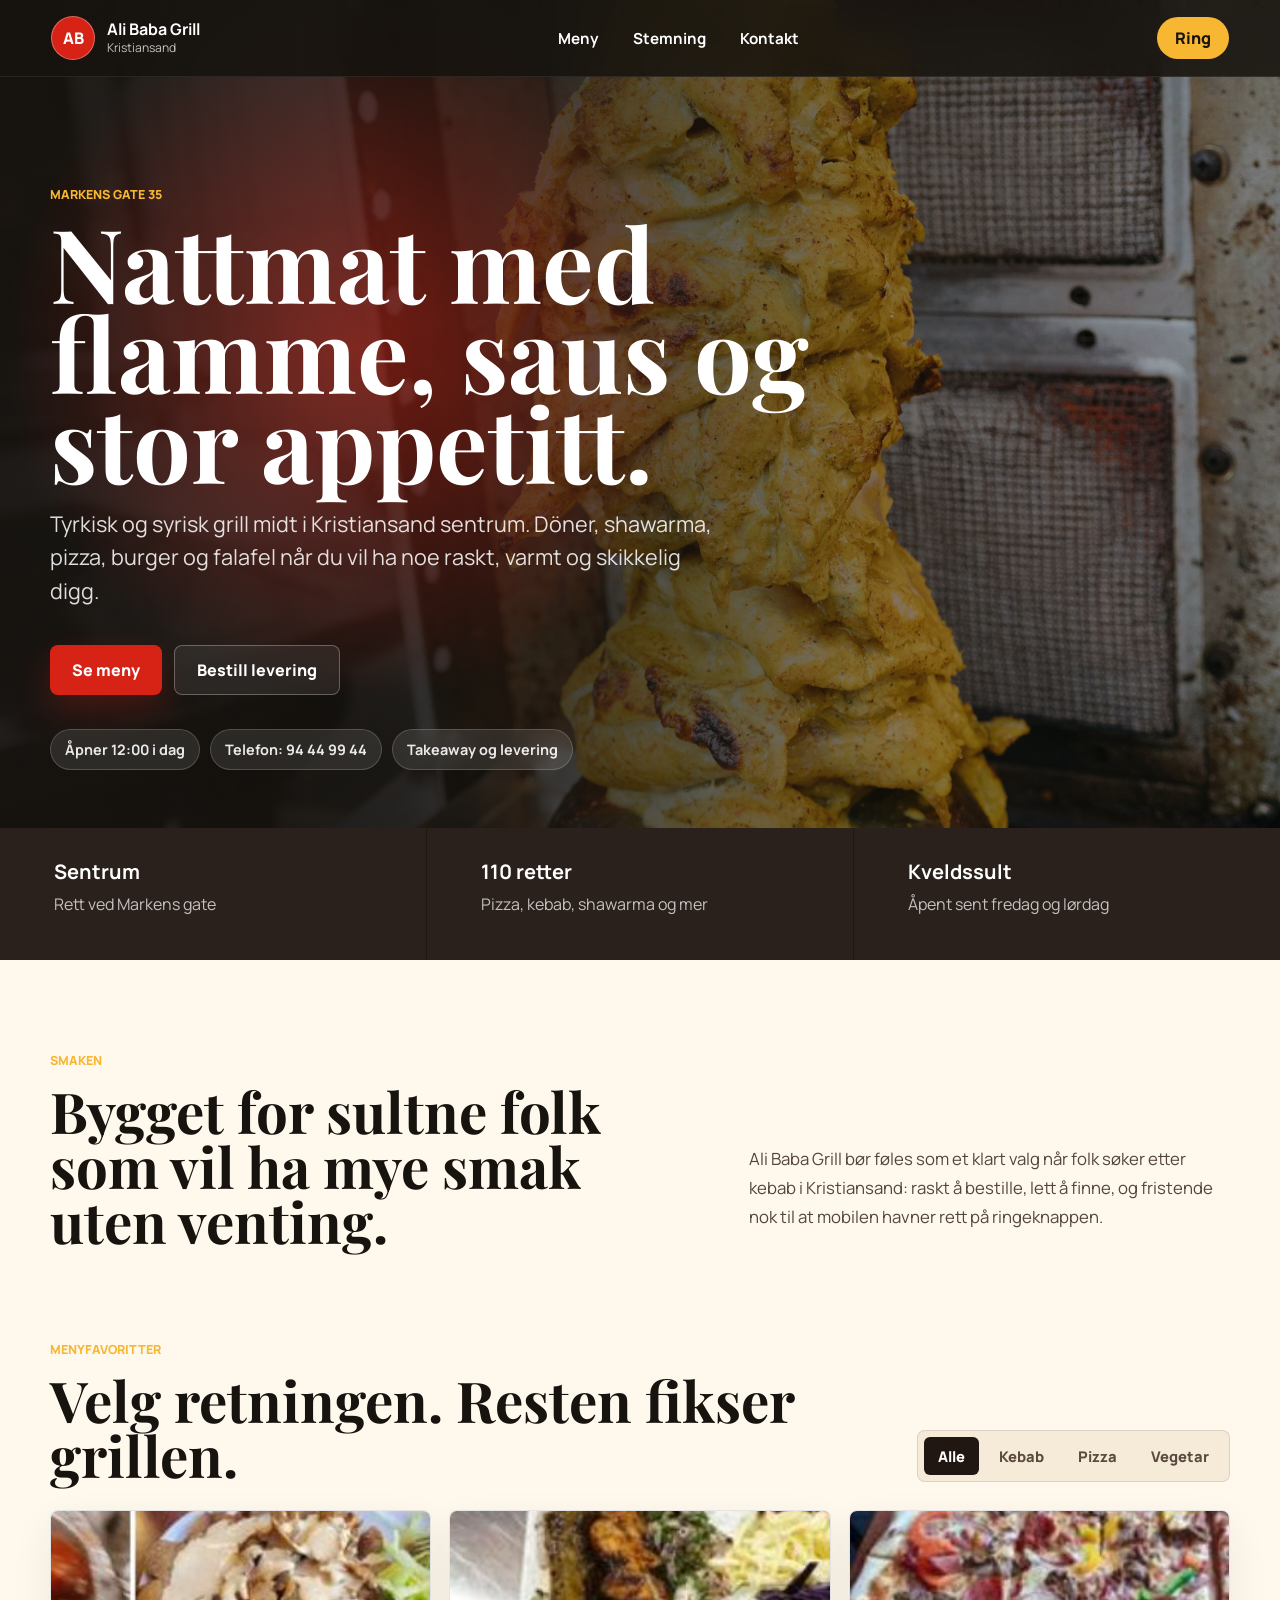
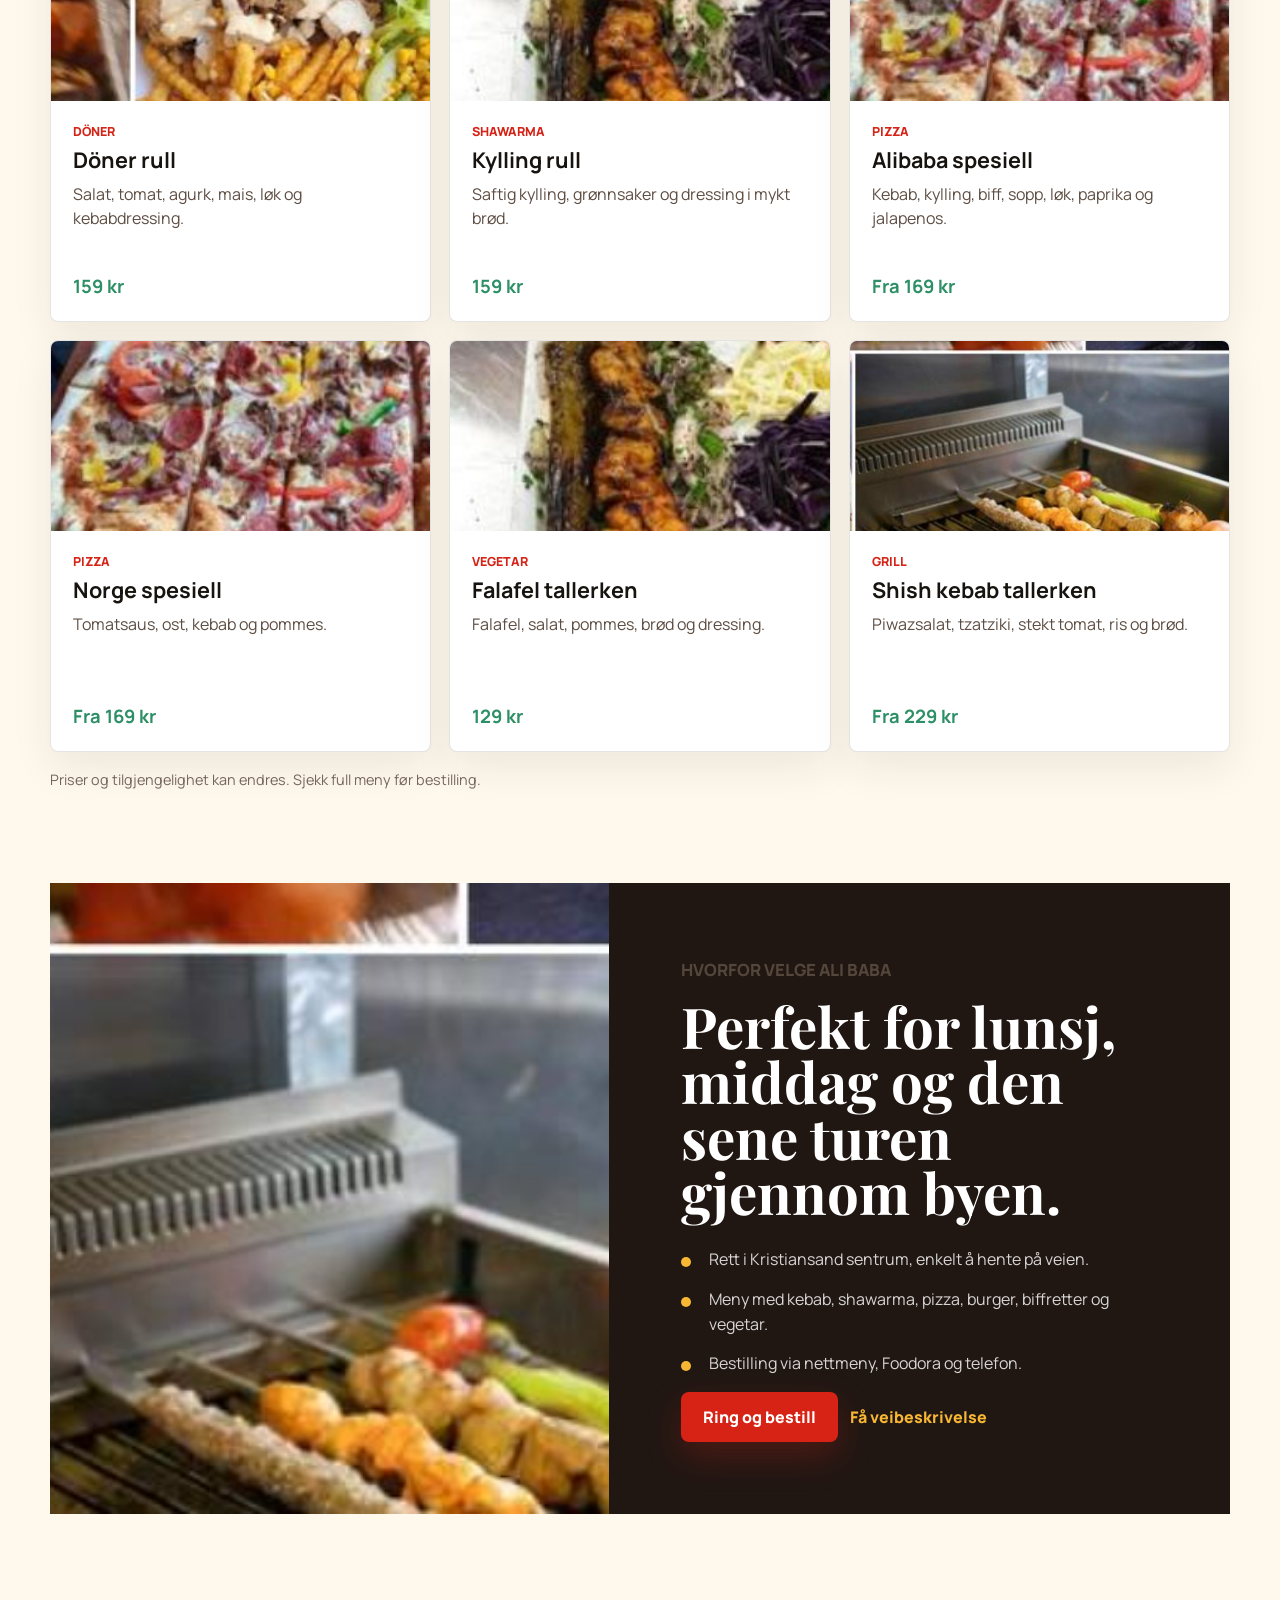
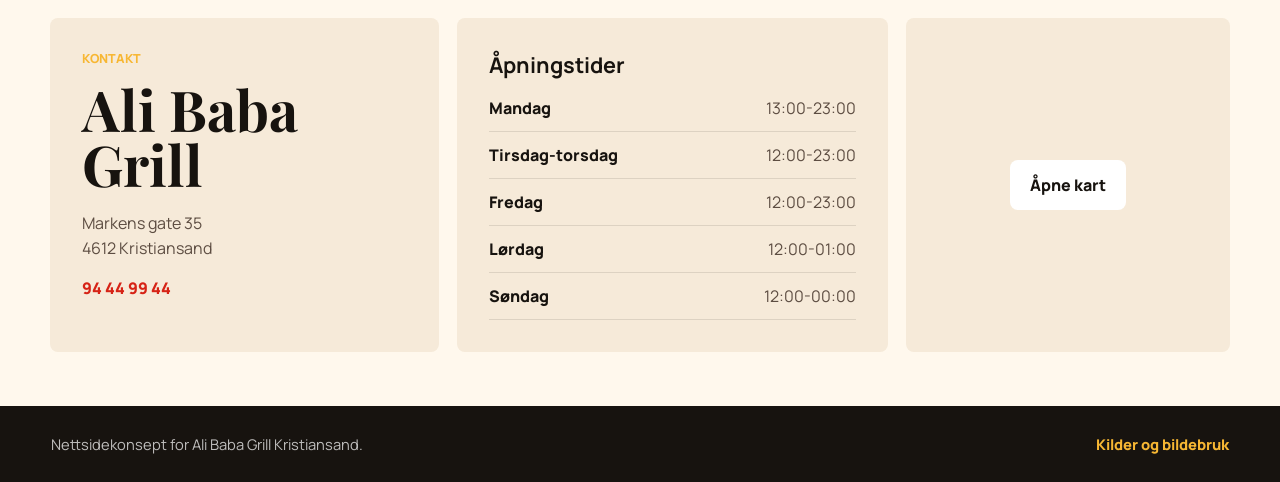
<file: index.html>
<!doctype html>
<html lang="no">
  <head>
    <meta charset="utf-8" />
    <meta name="viewport" content="width=device-width, initial-scale=1" />
    <title>Ali Baba Grill Kristiansand | Kebab, shawarma og pizza i Markens gate</title>
    <meta
      name="description"
      content="Ali Baba Grill i Markens gate 35 serverer kebab, shawarma, pizza, burger og falafel midt i Kristiansand sentrum."
    />
    <link rel="preconnect" href="https://fonts.googleapis.com" />
    <link rel="preconnect" href="https://fonts.gstatic.com" crossorigin />
    <link
      href="https://fonts.googleapis.com/css2?family=Manrope:wght@400;500;700;800&family=Playfair+Display:wght@700;800&display=swap"
      rel="stylesheet"
    />
    <link rel="stylesheet" href="./styles.css" />
  </head>
  <body>
    <header class="site-header">
      <a class="brand" href="#top" aria-label="Ali Baba Grill">
        <span class="brand-mark">AB</span>
        <span>
          <strong>Ali Baba Grill</strong>
          <small>Kristiansand</small>
        </span>
      </a>
      <nav aria-label="Hovedmeny">
        <a href="#meny">Meny</a>
        <a href="#stemning">Stemning</a>
        <a href="#kontakt">Kontakt</a>
      </nav>
      <a class="header-action" href="tel:+4794449944">Ring</a>
    </header>

    <main id="top">
      <section class="hero" aria-label="Ali Baba Grill">
        <div class="hero-media" aria-hidden="true"></div>
        <div class="hero-overlay"></div>
        <div class="hero-content">
          <p class="eyebrow">Markens gate 35</p>
          <h1>Nattmat med flamme, saus og stor appetitt.</h1>
          <p class="hero-copy">
            Tyrkisk og syrisk grill midt i Kristiansand sentrum. Döner, shawarma, pizza,
            burger og falafel når du vil ha noe raskt, varmt og skikkelig digg.
          </p>
          <div class="hero-actions">
            <a class="button button-primary" href="https://semeny.no/sted/alibaba" target="_blank" rel="noopener">Se meny</a>
            <a class="button button-ghost" href="https://www.foodora.no/restaurant/lvao/ali-baba-kristiansand" target="_blank" rel="noopener">Bestill levering</a>
          </div>
          <div class="status-strip" aria-live="polite">
            <span id="open-status">Sjekker åpningstid...</span>
            <span>Telefon: 94 44 99 44</span>
            <span>Takeaway og levering</span>
          </div>
        </div>
      </section>

      <section class="quick-info" aria-label="Nøkkelinformasjon">
        <div>
          <strong>Sentrum</strong>
          <span>Rett ved Markens gate</span>
        </div>
        <div>
          <strong>110 retter</strong>
          <span>Pizza, kebab, shawarma og mer</span>
        </div>
        <div>
          <strong>Kveldssult</strong>
          <span>Åpent sent fredag og lørdag</span>
        </div>
      </section>

      <section class="section intro">
        <div class="section-kicker">Smaken</div>
        <div class="intro-grid">
          <h2>Bygget for sultne folk som vil ha mye smak uten venting.</h2>
          <p>
            Ali Baba Grill bør føles som et klart valg når folk søker etter kebab i
            Kristiansand: raskt å bestille, lett å finne, og fristende nok til at mobilen
            havner rett på ringeknappen.
          </p>
        </div>
      </section>

      <section class="menu-section" id="meny">
        <div class="section-heading">
          <div>
            <p class="section-kicker">Menyfavoritter</p>
            <h2>Velg retningen. Resten fikser grillen.</h2>
          </div>
          <div class="menu-tabs" role="tablist" aria-label="Menyfilter">
            <button class="tab active" data-filter="alle" type="button">Alle</button>
            <button class="tab" data-filter="kebab" type="button">Kebab</button>
            <button class="tab" data-filter="pizza" type="button">Pizza</button>
            <button class="tab" data-filter="vegetar" type="button">Vegetar</button>
          </div>
        </div>

        <div class="menu-grid">
          <article class="menu-card" data-category="kebab">
            <img src="./assets/shawarma-plate.jpg" alt="Shawarmatallerken fra Ali Baba Grill" />
            <div>
              <p>Döner</p>
              <h3>Döner rull</h3>
              <span>Salat, tomat, agurk, mais, løk og kebabdressing.</span>
            </div>
            <strong>159 kr</strong>
          </article>
          <article class="menu-card" data-category="kebab">
            <img src="./assets/skewer-plate.jpg" alt="Grillspyd og tilbehør fra Ali Baba Grill" />
            <div>
              <p>Shawarma</p>
              <h3>Kylling rull</h3>
              <span>Saftig kylling, grønnsaker og dressing i mykt brød.</span>
            </div>
            <strong>159 kr</strong>
          </article>
          <article class="menu-card" data-category="pizza">
            <img src="./assets/pizza-closeup.jpg" alt="Pizza hos Ali Baba Grill" />
            <div>
              <p>Pizza</p>
              <h3>Alibaba spesiell</h3>
              <span>Kebab, kylling, biff, sopp, løk, paprika og jalapenos.</span>
            </div>
            <strong>Fra 169 kr</strong>
          </article>
          <article class="menu-card" data-category="pizza">
            <img src="./assets/pizza-closeup.jpg" alt="Pizza fra Ali Baba Grill" />
            <div>
              <p>Pizza</p>
              <h3>Norge spesiell</h3>
              <span>Tomatsaus, ost, kebab og pommes.</span>
            </div>
            <strong>Fra 169 kr</strong>
          </article>
          <article class="menu-card" data-category="vegetar">
            <img src="./assets/skewer-plate.jpg" alt="Grilltilbehør hos Ali Baba Grill" />
            <div>
              <p>Vegetar</p>
              <h3>Falafel tallerken</h3>
              <span>Falafel, salat, pommes, brød og dressing.</span>
            </div>
            <strong>129 kr</strong>
          </article>
          <article class="menu-card" data-category="kebab">
            <img src="./assets/hero-grill.jpg" alt="Shish kebab på grill" />
            <div>
              <p>Grill</p>
              <h3>Shish kebab tallerken</h3>
              <span>Piwazsalat, tzatziki, stekt tomat, ris og brød.</span>
            </div>
            <strong>Fra 229 kr</strong>
          </article>
        </div>
        <p class="price-note">Priser og tilgjengelighet kan endres. Sjekk full meny før bestilling.</p>
      </section>

      <section class="split-section" id="stemning">
        <div class="photo-panel">
          <img src="./assets/hero-grill.jpg" alt="Grillspyd på grill hos Ali Baba Grill" />
        </div>
        <div class="story-panel">
          <p class="section-kicker">Hvorfor velge Ali Baba</p>
          <h2>Perfekt for lunsj, middag og den sene turen gjennom byen.</h2>
          <ul class="check-list">
            <li>Rett i Kristiansand sentrum, enkelt å hente på veien.</li>
            <li>Meny med kebab, shawarma, pizza, burger, biffretter og vegetar.</li>
            <li>Bestilling via nettmeny, Foodora og telefon.</li>
          </ul>
          <div class="story-actions">
            <a class="button button-primary" href="tel:+4794449944">Ring og bestill</a>
            <a class="text-link" href="https://www.google.com/maps/search/?api=1&query=Ali%20Baba%20Grill%20Markens%20gate%2035%20Kristiansand" target="_blank" rel="noopener">Få veibeskrivelse</a>
          </div>
        </div>
      </section>

      <section class="hours-band" id="kontakt">
        <div>
          <p class="section-kicker">Kontakt</p>
          <h2>Ali Baba Grill</h2>
          <address>
            Markens gate 35<br />
            4612 Kristiansand
          </address>
          <a href="tel:+4794449944">94 44 99 44</a>
        </div>
        <div class="hours-card" aria-label="Åpningstider">
          <h3>Åpningstider</h3>
          <dl>
            <div><dt>Mandag</dt><dd>13:00-23:00</dd></div>
            <div><dt>Tirsdag-torsdag</dt><dd>12:00-23:00</dd></div>
            <div><dt>Fredag</dt><dd>12:00-23:00</dd></div>
            <div><dt>Lørdag</dt><dd>12:00-01:00</dd></div>
            <div><dt>Søndag</dt><dd>12:00-00:00</dd></div>
          </dl>
        </div>
        <div class="map-card">
          <a href="https://www.google.com/maps/search/?api=1&query=Ali%20Baba%20Grill%20Markens%20gate%2035%20Kristiansand" target="_blank" rel="noopener">
            Åpne kart
          </a>
        </div>
      </section>
    </main>

    <footer class="site-footer">
      <span>Nettsidekonsept for Ali Baba Grill Kristiansand.</span>
      <a href="./sources.html">Kilder og bildebruk</a>
    </footer>

    <script src="./script.js"></script>
  </body>
</html>
</file>
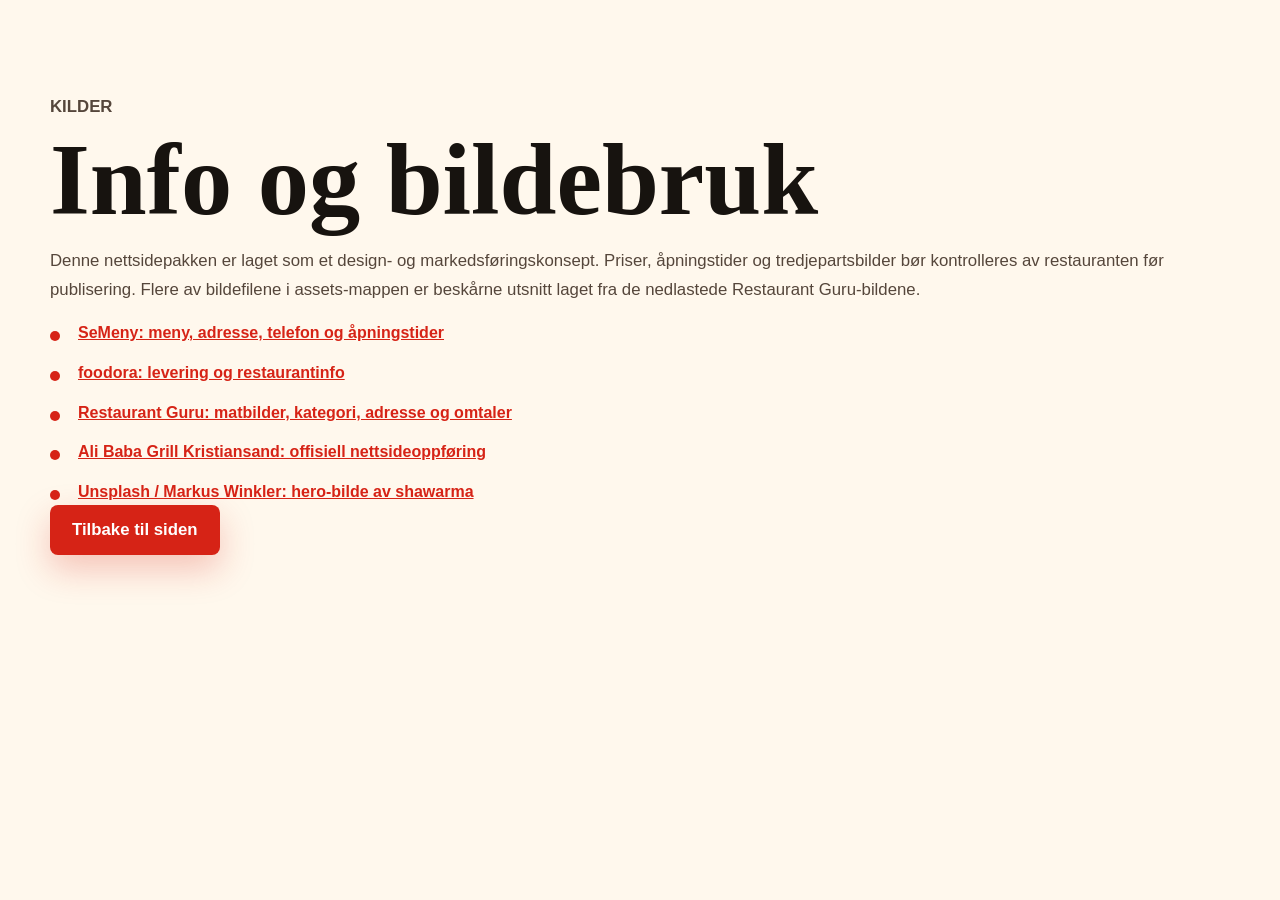
<file: sources.html>
<!doctype html>
<html lang="no">
  <head>
    <meta charset="utf-8" />
    <meta name="viewport" content="width=device-width, initial-scale=1" />
    <title>Kilder | Ali Baba Grill konsept</title>
    <link rel="stylesheet" href="./styles.css" />
  </head>
  <body class="source-page">
    <main class="section intro">
      <p class="section-kicker">Kilder</p>
      <h1>Info og bildebruk</h1>
      <p>
        Denne nettsidepakken er laget som et design- og markedsføringskonsept. Priser,
        åpningstider og tredjepartsbilder bør kontrolleres av restauranten før publisering.
        Flere av bildefilene i assets-mappen er beskårne utsnitt laget fra de nedlastede
        Restaurant Guru-bildene.
      </p>
      <ul class="check-list source-list">
        <li><a href="https://semeny.no/sted/alibaba">SeMeny: meny, adresse, telefon og åpningstider</a></li>
        <li><a href="https://www.foodora.no/restaurant/lvao/ali-baba-kristiansand">foodora: levering og restaurantinfo</a></li>
        <li><a href="https://restaurantguru.com/Ali-Baba-Grill-Kristiansand">Restaurant Guru: matbilder, kategori, adresse og omtaler</a></li>
        <li><a href="https://www.alibabagrillkristiansand.com/">Ali Baba Grill Kristiansand: offisiell nettsideoppføring</a></li>
        <li><a href="https://unsplash.com/photos/chicken-shawarma-roasting-on-a-vertical-spit-kYi1eN--guM">Unsplash / Markus Winkler: hero-bilde av shawarma</a></li>
      </ul>
      <p><a class="button button-primary" href="./index.html">Tilbake til siden</a></p>
    </main>
  </body>
</html>
</file>
<file: styles.css>
:root {
  --ink: #17130f;
  --night: #201713;
  --charcoal: #2a211c;
  --paper: #fff8ed;
  --cream: #f6ead9;
  --smoke: #efe1cd;
  --chili: #d62316;
  --tomato: #f14a2f;
  --saffron: #f7b733;
  --mint: #2c8f65;
  --white: #ffffff;
  --shadow: 0 24px 70px rgba(23, 19, 15, 0.18);
}

* {
  box-sizing: border-box;
}

html {
  scroll-behavior: smooth;
}

body {
  margin: 0;
  background: var(--paper);
  color: var(--ink);
  font-family: "Manrope", Arial, sans-serif;
}

img {
  display: block;
  max-width: 100%;
}

a {
  color: inherit;
}

.site-header {
  position: fixed;
  top: 0;
  left: 0;
  right: 0;
  z-index: 20;
  display: flex;
  align-items: center;
  justify-content: space-between;
  gap: 18px;
  padding: 16px clamp(18px, 4vw, 56px);
  color: var(--white);
  border-bottom: 1px solid rgba(255, 255, 255, 0.08);
  background: rgba(23, 19, 15, 0.86);
  backdrop-filter: blur(18px);
}

.brand {
  display: inline-flex;
  align-items: center;
  gap: 12px;
  text-decoration: none;
}

.brand-mark {
  display: grid;
  width: 44px;
  height: 44px;
  place-items: center;
  border: 1px solid rgba(255, 255, 255, 0.32);
  border-radius: 50%;
  background: var(--chili);
  color: var(--white);
  font-weight: 800;
}

.brand strong,
.brand small {
  display: block;
  line-height: 1.05;
}

.brand small {
  color: rgba(255, 255, 255, 0.74);
  font-size: 0.76rem;
  margin-top: 4px;
}

nav {
  display: flex;
  align-items: center;
  gap: clamp(14px, 3vw, 34px);
  font-weight: 700;
  font-size: 0.95rem;
}

nav a,
.header-action {
  text-decoration: none;
}

.header-action {
  display: inline-flex;
  align-items: center;
  justify-content: center;
  min-height: 42px;
  padding: 0 18px;
  border-radius: 999px;
  background: var(--saffron);
  color: var(--ink);
  font-weight: 800;
}

.hero {
  position: relative;
  min-height: 92vh;
  overflow: hidden;
  color: var(--white);
}

.hero-media {
  position: absolute;
  inset: 0;
  background-image: url("./assets/hero-shawarma-unsplash.jpg");
  background-size: cover;
  background-position: center;
  transform: scale(1.04);
}

.hero-overlay {
  position: absolute;
  inset: 0;
  background:
    radial-gradient(circle at 28% 42%, rgba(214, 35, 22, 0.48), transparent 34%),
    linear-gradient(90deg, rgba(23, 19, 15, 0.95), rgba(23, 19, 15, 0.76) 45%, rgba(23, 19, 15, 0.2));
}

.hero-content {
  position: relative;
  z-index: 1;
  display: grid;
  align-content: end;
  width: min(1180px, calc(100% - 36px));
  min-height: 92vh;
  margin: 0 auto;
  padding: 128px 0 58px;
}

.eyebrow,
.section-kicker {
  margin: 0 0 14px;
  color: var(--saffron);
  font-size: 0.78rem;
  font-weight: 800;
  letter-spacing: 0;
  text-transform: uppercase;
}

h1,
h2,
h3,
p {
  margin-top: 0;
}

h1,
h2 {
  font-family: "Playfair Display", Georgia, serif;
  letter-spacing: 0;
}

h1 {
  max-width: 790px;
  margin-bottom: 20px;
  font-size: clamp(3.2rem, 8vw, 7.2rem);
  line-height: 0.88;
}

.hero-copy {
  max-width: 680px;
  color: rgba(255, 255, 255, 0.86);
  font-size: clamp(1.05rem, 2vw, 1.35rem);
  line-height: 1.55;
}

.hero-actions,
.story-actions {
  display: flex;
  flex-wrap: wrap;
  gap: 12px;
  margin-top: 16px;
}

.button {
  display: inline-flex;
  align-items: center;
  justify-content: center;
  min-height: 50px;
  padding: 0 22px;
  border-radius: 8px;
  font-weight: 800;
  text-decoration: none;
}

.button-primary {
  background: var(--chili);
  color: var(--white);
  box-shadow: 0 14px 34px rgba(214, 35, 22, 0.25);
}

.button-ghost {
  border: 1px solid rgba(255, 255, 255, 0.28);
  background: rgba(255, 255, 255, 0.08);
  color: var(--white);
  backdrop-filter: blur(16px);
}

.status-strip {
  display: flex;
  flex-wrap: wrap;
  gap: 10px;
  margin-top: 34px;
}

.status-strip span {
  padding: 10px 14px;
  border: 1px solid rgba(255, 255, 255, 0.18);
  border-radius: 999px;
  background: rgba(255, 255, 255, 0.1);
  color: rgba(255, 255, 255, 0.9);
  font-size: 0.9rem;
  font-weight: 700;
  backdrop-filter: blur(14px);
}

.quick-info {
  display: grid;
  grid-template-columns: repeat(3, 1fr);
  gap: 1px;
  background: var(--night);
  color: var(--white);
}

.quick-info div {
  min-height: 132px;
  padding: 30px clamp(20px, 5vw, 54px);
  background: var(--charcoal);
}

.quick-info strong,
.quick-info span {
  display: block;
}

.quick-info strong {
  margin-bottom: 8px;
  font-size: 1.25rem;
}

.quick-info span {
  color: rgba(255, 255, 255, 0.72);
}

.section,
.menu-section,
.split-section,
.hours-band {
  width: min(1180px, calc(100% - 36px));
  margin: 0 auto;
}

.intro {
  padding: 92px 0 50px;
}

.intro-grid {
  display: grid;
  grid-template-columns: minmax(0, 0.95fr) minmax(280px, 0.75fr);
  gap: clamp(30px, 7vw, 92px);
  align-items: end;
}

.intro h2,
.section-heading h2,
.story-panel h2,
.hours-band h2 {
  margin-bottom: 0;
  font-size: clamp(2.15rem, 4.4vw, 4.6rem);
  line-height: 0.98;
}

.intro p,
.story-panel p {
  color: #55463b;
  font-size: 1.05rem;
  line-height: 1.75;
}

.menu-section {
  padding: 42px 0 94px;
}

.section-heading {
  display: flex;
  align-items: end;
  justify-content: space-between;
  gap: 24px;
  margin-bottom: 28px;
}

.menu-tabs {
  display: inline-flex;
  gap: 6px;
  padding: 6px;
  border: 1px solid rgba(42, 33, 28, 0.12);
  border-radius: 8px;
  background: var(--cream);
}

.tab {
  min-height: 38px;
  border: 0;
  border-radius: 6px;
  padding: 0 14px;
  background: transparent;
  color: #5b4b3f;
  font: inherit;
  font-size: 0.92rem;
  font-weight: 800;
  cursor: pointer;
}

.tab.active {
  background: var(--night);
  color: var(--white);
}

.menu-grid {
  display: grid;
  grid-template-columns: repeat(3, 1fr);
  gap: 18px;
}

.menu-card {
  display: grid;
  grid-template-rows: 190px 1fr auto;
  overflow: hidden;
  min-height: 412px;
  border: 1px solid rgba(42, 33, 28, 0.12);
  border-radius: 8px;
  background: var(--white);
  box-shadow: 0 16px 40px rgba(42, 33, 28, 0.08);
}

.menu-card.hidden {
  display: none;
}

.menu-card img {
  width: 100%;
  height: 190px;
  object-fit: cover;
}

.menu-card:nth-child(2) img,
.menu-card:nth-child(5) img {
  object-position: 25% 70%;
}

.menu-card div {
  padding: 22px 22px 10px;
}

.menu-card p {
  margin-bottom: 8px;
  color: var(--chili);
  font-size: 0.78rem;
  font-weight: 800;
  text-transform: uppercase;
}

.menu-card h3 {
  margin-bottom: 9px;
  font-size: 1.35rem;
  line-height: 1.15;
}

.menu-card span {
  color: #5d4d42;
  line-height: 1.55;
}

.menu-card strong {
  padding: 0 22px 22px;
  color: var(--mint);
  font-size: 1.15rem;
}

.price-note {
  margin: 18px 0 0;
  color: #76665a;
  font-size: 0.9rem;
}

.split-section {
  display: grid;
  grid-template-columns: 0.9fr 1fr;
  min-height: 620px;
  margin-bottom: 104px;
  background: var(--night);
  color: var(--white);
}

.photo-panel img {
  width: 100%;
  height: 100%;
  min-height: 420px;
  object-fit: cover;
}

.story-panel {
  display: grid;
  align-content: center;
  padding: clamp(32px, 6vw, 72px);
}

.story-panel h2 {
  margin-bottom: 28px;
}

.check-list {
  display: grid;
  gap: 15px;
  margin: 0;
  padding: 0;
  list-style: none;
}

.check-list li {
  position: relative;
  padding-left: 28px;
  color: rgba(255, 255, 255, 0.82);
  line-height: 1.55;
}

.check-list li::before {
  position: absolute;
  top: 0.62em;
  left: 0;
  width: 10px;
  height: 10px;
  border-radius: 50%;
  background: var(--saffron);
  content: "";
}

.text-link {
  display: inline-flex;
  align-items: center;
  color: var(--saffron);
  font-weight: 800;
  text-decoration: none;
}

.hours-band {
  display: grid;
  grid-template-columns: 0.9fr 1fr 0.75fr;
  gap: 18px;
  align-items: stretch;
  padding-bottom: 54px;
}

.hours-band > div {
  min-height: 300px;
  padding: 32px;
  border-radius: 8px;
  background: var(--cream);
}

.hours-band address {
  margin: 20px 0 16px;
  color: #5d4d42;
  font-style: normal;
  line-height: 1.55;
}

.hours-band a {
  color: var(--chili);
  font-weight: 800;
  text-decoration: none;
}

.hours-card h3 {
  margin-bottom: 18px;
  font-size: 1.35rem;
}

.hours-card dl {
  display: grid;
  gap: 12px;
  margin: 0;
}

.hours-card dl div {
  display: flex;
  justify-content: space-between;
  gap: 20px;
  padding-bottom: 12px;
  border-bottom: 1px solid rgba(42, 33, 28, 0.12);
}

.hours-card dt {
  font-weight: 800;
}

.hours-card dd {
  margin: 0;
  color: #5d4d42;
}

.map-card {
  display: grid;
  place-items: center;
  background:
    linear-gradient(rgba(23, 19, 15, 0.44), rgba(23, 19, 15, 0.44)),
    url("./assets/ali-baba-grill-grid.jpg") center / cover;
}

.map-card a {
  min-height: 50px;
  padding: 14px 20px;
  border-radius: 8px;
  background: var(--white);
  color: var(--ink);
}

.site-footer {
  display: flex;
  justify-content: space-between;
  gap: 20px;
  padding: 28px clamp(18px, 4vw, 56px);
  background: var(--ink);
  color: rgba(255, 255, 255, 0.72);
  font-size: 0.92rem;
}

.site-footer a {
  color: var(--saffron);
  font-weight: 800;
  text-decoration: none;
}

.source-page {
  background: var(--paper);
}

.source-page h1 {
  color: var(--ink);
}

.source-page .check-list li {
  color: #55463b;
}

.source-page .check-list li::before {
  background: var(--chili);
}

.source-page .check-list a {
  color: var(--chili);
  font-weight: 800;
}

@media (max-width: 900px) {
  .site-header {
    align-items: flex-start;
  }

  nav {
    display: none;
  }

  .hero {
    min-height: 820px;
  }

  .hero-content {
    min-height: 820px;
  }

  .quick-info,
  .intro-grid,
  .menu-grid,
  .split-section,
  .hours-band {
    grid-template-columns: 1fr;
  }

  .section-heading {
    align-items: flex-start;
    flex-direction: column;
  }

  .menu-tabs {
    width: 100%;
    overflow-x: auto;
  }

  .menu-card {
    grid-template-rows: 220px 1fr auto;
  }

  .menu-card img {
    height: 220px;
  }
}

@media (max-width: 560px) {
  .site-header {
    padding: 12px 16px;
  }

  .brand-mark {
    width: 38px;
    height: 38px;
  }

  .brand strong {
    font-size: 0.95rem;
  }

  .header-action {
    min-height: 38px;
    padding: 0 14px;
  }

  .hero,
  .hero-content {
    min-height: 760px;
  }

  .hero-content {
    width: min(100% - 28px, 1180px);
    padding-bottom: 34px;
  }

  h1 {
    font-size: clamp(2.8rem, 16vw, 4rem);
  }

  .hero-actions,
  .story-actions {
    flex-direction: column;
  }

  .button,
  .text-link {
    width: 100%;
  }

  .text-link {
    justify-content: center;
    min-height: 48px;
  }

  .status-strip span {
    width: 100%;
  }

  .intro {
    padding-top: 64px;
  }

  .menu-section {
    padding-bottom: 62px;
  }

  .hours-card dl div {
    display: grid;
    gap: 4px;
  }

  .site-footer {
    display: grid;
  }
}
</file>
